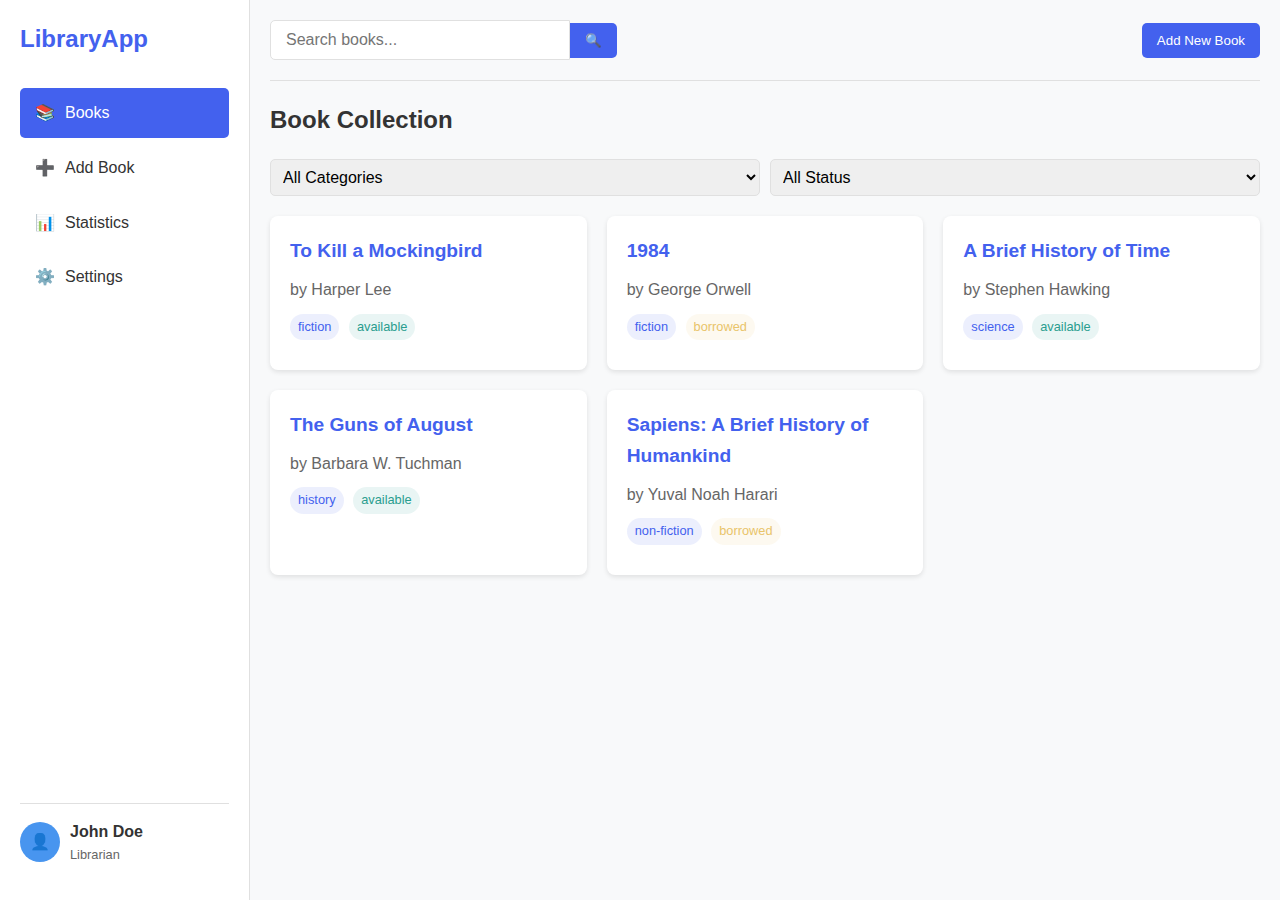
<file: LibMaster_User/index.html>
<!DOCTYPE html>
<html lang="en">
<head>
    <meta charset="UTF-8">
    <meta name="viewport" content="width=device-width, initial-scale=1.0">
    <title>Library Management System</title>
    <link rel="stylesheet" href="style.css">
</head>
<body>
    <div class="container">
        <aside class="sidebar">
            <div class="logo">
                <h1>LibraryApp</h1>
            </div>
            <nav>
                <ul>
                    <li class="active" data-view="books"><span class="icon">📚</span> Books</li>
                    <li data-view="add-book"><span class="icon">➕</span> Add Book</li>
                    <li data-view="stats"><span class="icon">📊</span> Statistics</li>
                    <li data-view="settings"><span class="icon">⚙️</span> Settings</li>
                </ul>
            </nav>
            <div class="user-info">
                <div class="user-avatar">👤</div>
                <div class="user-details">
                    <p class="user-name">John Doe</p>
                    <p class="user-role">Librarian</p>
                </div>
            </div>
        </aside>

        <main>
            <header>
                <div class="search-container">
                    <input type="text" id="search" placeholder="Search books...">
                    <button id="search-btn">🔍</button>
                </div>
                <div class="header-actions">
                    <button id="add-book-btn" class="btn primary">Add New Book</button>
                </div>
            </header>

            <div class="views">
                <!-- Books View -->
                <section id="books" class="view active">
                    <h2>Book Collection</h2>
                    <div class="filters">
                        <select id="category-filter">
                            <option value="">All Categories</option>
                            <option value="fiction">Fiction</option>
                            <option value="non-fiction">Non-Fiction</option>
                            <option value="science">Science</option>
                            <option value="history">History</option>
                        </select>
                        <select id="status-filter">
                            <option value="">All Status</option>
                            <option value="available">Available</option>
                            <option value="borrowed">Borrowed</option>
                        </select>
                    </div>
                    <div class="books-container" id="books-list">
                        <!-- Books will be added here dynamically -->
                    </div>
                </section>

                <!-- Add Book View -->
                <section id="add-book" class="view">
                    <h2>Add New Book</h2>
                    <form id="book-form">
                        <div class="form-group">
                            <label for="title">Title</label>
                            <input type="text" id="title" required>
                        </div>
                        <div class="form-group">
                            <label for="author">Author</label>
                            <input type="text" id="author" required>
                        </div>
                        <div class="form-group">
                            <label for="category">Category</label>
                            <select id="category" required>
                                <option value="fiction">Fiction</option>
                                <option value="non-fiction">Non-Fiction</option>
                                <option value="science">Science</option>
                                <option value="history">History</option>
                            </select>
                        </div>
                        <div class="form-group">
                            <label for="isbn">ISBN</label>
                            <input type="text" id="isbn" required>
                        </div>
                        <div class="form-group">
                            <label for="published-date">Published Date</label>
                            <input type="date" id="published-date" required>
                        </div>
                        <div class="form-group">
                            <label for="description">Description</label>
                            <textarea id="description" rows="4"></textarea>
                        </div>
                        <div class="form-actions">
                            <button type="button" id="cancel-btn" class="btn secondary">Cancel</button>
                            <button type="submit" class="btn primary">Save Book</button>
                        </div>
                    </form>
                </section>

                <!-- Statistics View -->
                <section id="stats" class="view">
                    <h2>Library Statistics</h2>
                    <div class="stats-container">
                        <div class="stat-card">
                            <h3>Total Books</h3>
                            <p id="total-books">0</p>
                        </div>
                        <div class="stat-card">
                            <h3>Available Books</h3>
                            <p id="available-books">0</p>
                        </div>
                        <div class="stat-card">
                            <h3>Borrowed Books</h3>
                            <p id="borrowed-books">0</p>
                        </div>
                        <div class="stat-card">
                            <h3>Categories</h3>
                            <p id="categories-count">0</p>
                        </div>
                    </div>
                    <div class="chart-container">
                        <h3>Books by Category</h3>
                        <div class="chart" id="category-chart">
                            <!-- Simple chart will be rendered here -->
                        </div>
                    </div>
                </section>

                <!-- Settings View -->
                <section id="settings" class="view">
                    <h2>Settings</h2>
                    <div class="settings-container">
                        <div class="setting-group">
                            <h3>User Profile</h3>
                            <div class="form-group">
                                <label for="user-name">Name</label>
                                <input type="text" id="user-name" value="John Doe">
                            </div>
                            <div class="form-group">
                                <label for="user-email">Email</label>
                                <input type="email" id="user-email" value="john@example.com">
                            </div>
                            <div class="form-group">
                                <label for="user-role">Role</label>
                                <select id="user-role">
                                    <option value="librarian">Librarian</option>
                                    <option value="admin">Admin</option>
                                </select>
                            </div>
                            <button class="btn primary">Save Profile</button>
                        </div>
                        <div class="setting-group">
                            <h3>Appearance</h3>
                            <div class="form-group">
                                <label for="theme">Theme</label>
                                <select id="theme">
                                    <option value="light">Light</option>
                                    <option value="dark">Dark</option>
                                </select>
                            </div>
                            <button class="btn primary">Save Appearance</button>
                        </div>
                    </div>
                </section>
            </div>
        </main>
    </div>

    <!-- Book Details Modal -->
    <div id="book-modal" class="modal">
        <div class="modal-content">
            <span class="close">&times;</span>
            <h2 id="modal-title"></h2>
            <div class="book-details">
                <p><strong>Author:</strong> <span id="modal-author"></span></p>
                <p><strong>Category:</strong> <span id="modal-category"></span></p>
                <p><strong>ISBN:</strong> <span id="modal-isbn"></span></p>
                <p><strong>Published:</strong> <span id="modal-published"></span></p>
                <p><strong>Status:</strong> <span id="modal-status"></span></p>
                <p><strong>Description:</strong></p>
                <p id="modal-description"></p>
            </div>
            <div class="modal-actions">
                <button id="edit-book-btn" class="btn secondary">Edit</button>
                <button id="delete-book-btn" class="btn danger">Delete</button>
                <button id="toggle-status-btn" class="btn primary">Mark as Borrowed</button>
            </div>
        </div>
    </div>

    <script src="script.js"></script>
</body>
</html>
</file>
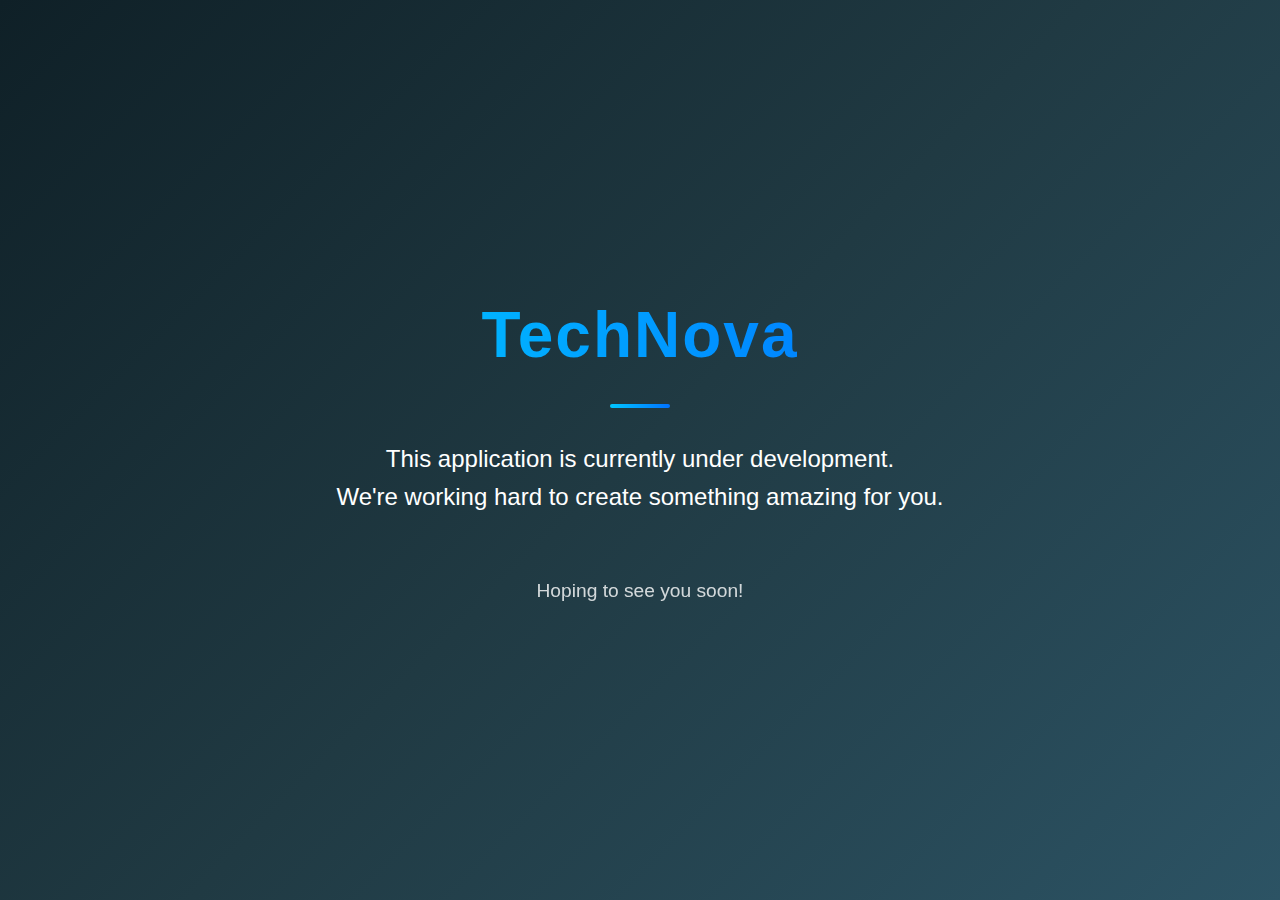
<file: Notify/index.html>
<!DOCTYPE html>
<html lang="en">
<head>
    <meta charset="UTF-8">
    <meta name="viewport" content="width=device-width, initial-scale=1.0">
    <title>TechNova - Coming Soon</title>
    <style>
        * {
            margin: 0;
            padding: 0;
            box-sizing: border-box;
            font-family: 'Segoe UI', Tahoma, Geneva, Verdana, sans-serif;
        }
        
        body {
            background: linear-gradient(135deg, #0f2027, #203a43, #2c5364);
            color: white;
            height: 100vh;
            display: flex;
            justify-content: center;
            align-items: center;
            overflow: hidden;
        }
        
        .container {
            text-align: center;
            padding: 2rem;
            max-width: 800px;
            animation: fadeIn 1.5s ease-in-out;
        }
        
        .logo {
            font-size: 4rem;
            font-weight: 700;
            margin-bottom: 1rem;
            background: linear-gradient(to right, #00c6ff, #0072ff);
            -webkit-background-clip: text;
            background-clip: text;
            color: transparent;
            letter-spacing: 2px;
        }
        
        .message {
            font-size: 1.5rem;
            margin-bottom: 2rem;
            line-height: 1.6;
        }
        
        .coming-soon {
            font-size: 1.2rem;
            opacity: 0.8;
            margin-top: 2rem;
        }
        
        .divider {
            width: 60px;
            height: 4px;
            background: linear-gradient(to right, #00c6ff, #0072ff);
            margin: 2rem auto;
            border-radius: 2px;
        }
        
        .pulse {
            display: inline-block;
            animation: pulse 2s infinite;
        }
        
        @keyframes fadeIn {
            from { opacity: 0; transform: translateY(20px); }
            to { opacity: 1; transform: translateY(0); }
        }
        
        @keyframes pulse {
            0% { transform: scale(1); }
            50% { transform: scale(1.05); }
            100% { transform: scale(1); }
        }
        
        @media (max-width: 768px) {
            .logo {
                font-size: 3rem;
            }
            
            .message {
                font-size: 1.2rem;
            }
        }
    </style>
</head>
<body>
    <div class="container">
        <h1 class="logo">TechNova</h1>
        <div class="divider"></div>
        <p class="message">
            This application is currently under development.
            <br>
            We're working hard to create something amazing for you.
        </p>
        <div class="pulse">
            <p class="coming-soon">Hoping to see you soon!</p>
        </div>
    </div>
</body>
</html>
</file>
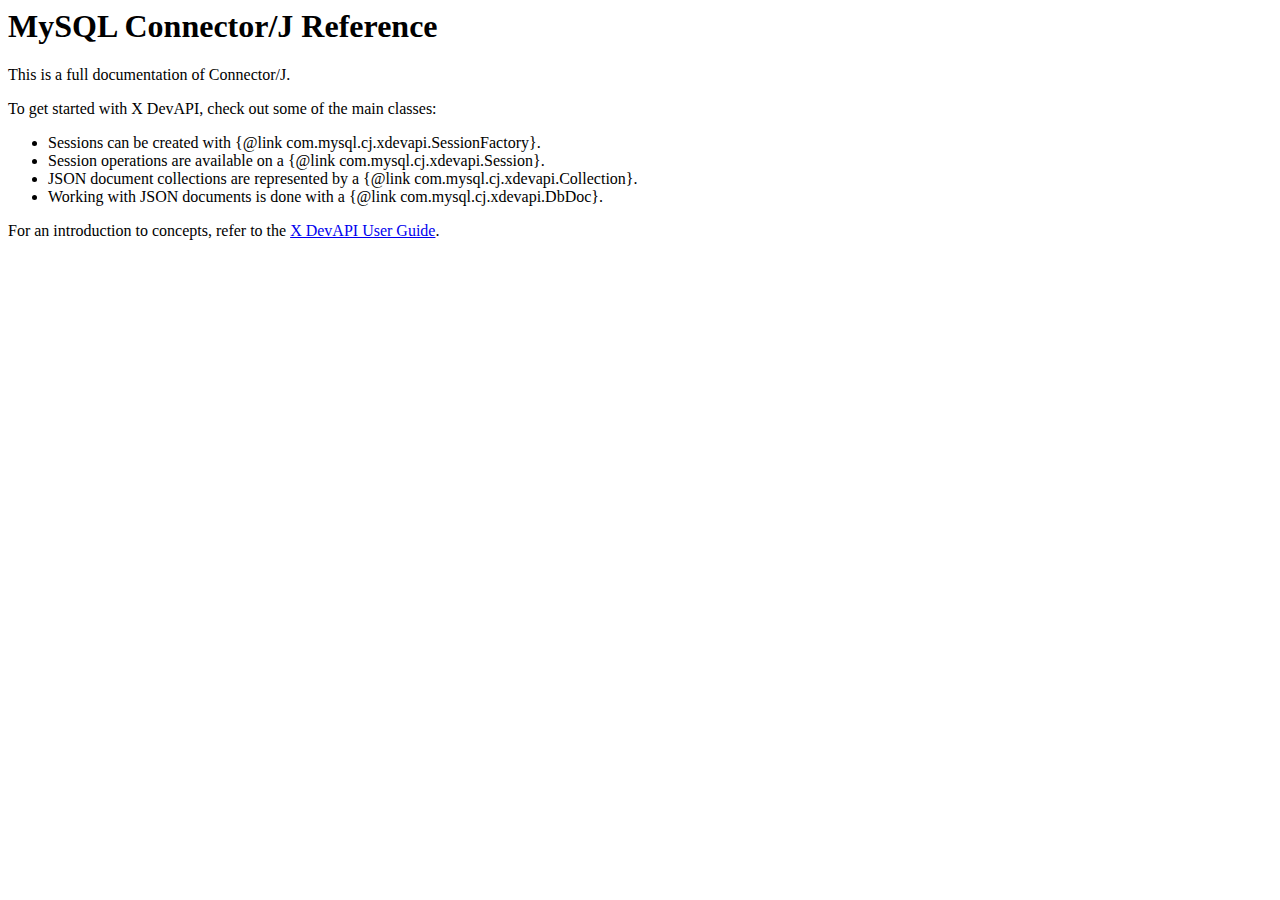
<file: library/mysql-connector-j-9.2.0/src/main/doc/connector-j-overview.html>
<body>
  <h1>MySQL Connector/J Reference</h1>

  <p>This is a full documentation of Connector/J.</p>

  <p>To get started with X DevAPI, check out some of the main classes:</p>

  <ul>
    <li>Sessions can be created with {@link com.mysql.cj.xdevapi.SessionFactory}.</li>
    <li>Session operations are available on a {@link com.mysql.cj.xdevapi.Session}.</li>
    <li>JSON document collections are represented by a {@link com.mysql.cj.xdevapi.Collection}.</li>
    <li>Working with JSON documents is done with a {@link com.mysql.cj.xdevapi.DbDoc}.</li>
  </ul>

  <p>For an introduction to concepts, refer to the <a href="http://dev.mysql.com/doc/x-devapi-userguide/en/index.html" target="_blank">X DevAPI User
      Guide</a>.</p>
</body>
</file>
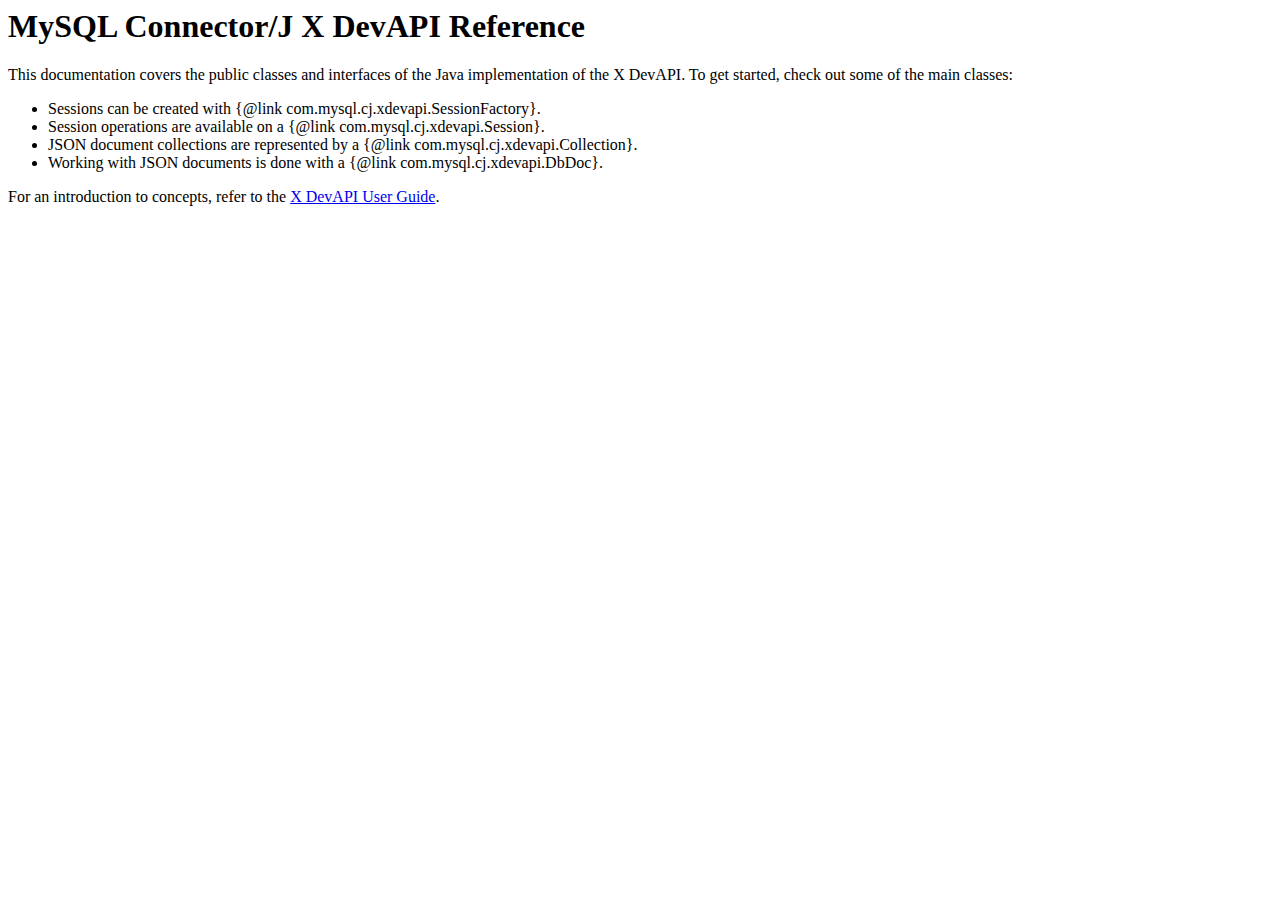
<file: library/mysql-connector-j-9.2.0/src/main/doc/mysqlx-overview.html>
<body>
  <h1>MySQL Connector/J X DevAPI Reference</h1>

  <p>This documentation covers the public classes and interfaces of the Java implementation of the X DevAPI. To get started, check out some of the main
      classes:</p>

  <ul>
    <li>Sessions can be created with {@link com.mysql.cj.xdevapi.SessionFactory}.</li>
    <li>Session operations are available on a {@link com.mysql.cj.xdevapi.Session}.</li>
    <li>JSON document collections are represented by a {@link com.mysql.cj.xdevapi.Collection}.</li>
    <li>Working with JSON documents is done with a {@link com.mysql.cj.xdevapi.DbDoc}.</li>
  </ul>

  <p>For an introduction to concepts, refer to the <a href="http://dev.mysql.com/doc/x-devapi-userguide/en/index.html" target="_blank">X DevAPI User
      Guide</a>.</p>
</body>
</file>
<file: LibMaster_User/style.css>
/* Reset and Base Styles */
* {
    margin: 0;
    padding: 0;
    box-sizing: border-box;
    font-family: 'Segoe UI', Tahoma, Geneva, Verdana, sans-serif;
}

:root {
    --primary-color: #4361ee;
    --secondary-color: #3f37c9;
    --accent-color: #4895ef;
    --text-color: #333;
    --text-light: #666;
    --bg-color: #f8f9fa;
    --sidebar-bg: #fff;
    --card-bg: #fff;
    --border-color: #e0e0e0;
    --danger-color: #e63946;
    --success-color: #2a9d8f;
    --warning-color: #e9c46a;
}

body {
    background-color: var(--bg-color);
    color: var(--text-color);
    line-height: 1.6;
}

.container {
    display: flex;
    min-height: 100vh;
}

/* Sidebar Styles */
.sidebar {
    width: 250px;
    background-color: var(--sidebar-bg);
    border-right: 1px solid var(--border-color);
    padding: 20px;
    display: flex;
    flex-direction: column;
    position: fixed;
    height: 100vh;
}

.logo h1 {
    font-size: 1.5rem;
    color: var(--primary-color);
    margin-bottom: 30px;
}

nav ul {
    list-style: none;
}

nav ul li {
    padding: 12px 15px;
    margin-bottom: 5px;
    border-radius: 5px;
    cursor: pointer;
    display: flex;
    align-items: center;
    transition: background-color 0.3s;
}

nav ul li:hover {
    background-color: rgba(67, 97, 238, 0.1);
}

nav ul li.active {
    background-color: var(--primary-color);
    color: white;
}

.icon {
    margin-right: 10px;
}

.user-info {
    margin-top: auto;
    padding: 15px 0;
    border-top: 1px solid var(--border-color);
    display: flex;
    align-items: center;
}

.user-avatar {
    width: 40px;
    height: 40px;
    background-color: var(--accent-color);
    border-radius: 50%;
    display: flex;
    align-items: center;
    justify-content: center;
    margin-right: 10px;
    color: white;
}

.user-name {
    font-weight: bold;
}

.user-role {
    font-size: 0.8rem;
    color: var(--text-light);
}

/* Main Content Styles */
main {
    flex: 1;
    margin-left: 250px;
    padding: 20px;
}

header {
    display: flex;
    justify-content: space-between;
    align-items: center;
    margin-bottom: 20px;
    padding-bottom: 20px;
    border-bottom: 1px solid var(--border-color);
}

.search-container {
    display: flex;
    align-items: center;
}

#search {
    padding: 10px 15px;
    border: 1px solid var(--border-color);
    border-radius: 5px 0 0 5px;
    width: 300px;
}

#search-btn {
    padding: 10px 15px;
    background-color: var(--primary-color);
    color: white;
    border: none;
    border-radius: 0 5px 5px 0;
    cursor: pointer;
}

.btn {
    padding: 10px 15px;
    border: none;
    border-radius: 5px;
    cursor: pointer;
    font-weight: 500;
    transition: background-color 0.3s;
}

.primary {
    background-color: var(--primary-color);
    color: white;
}

.primary:hover {
    background-color: var(--secondary-color);
}

.secondary {
    background-color: #e9ecef;
    color: var(--text-color);
}

.secondary:hover {
    background-color: #dee2e6;
}

.danger {
    background-color: var(--danger-color);
    color: white;
}

.danger:hover {
    background-color: #c1121f;
}

/* View Styles */
.view {
    display: none;
}

.view.active {
    display: block;
}

h2 {
    margin-bottom: 20px;
    color: var(--text-color);
}

.filters {
    display: flex;
    gap: 10px;
    margin-bottom: 20px;
}

.filters select {
    padding: 8px;
    border: 1px solid var(--border-color);
    border-radius: 5px;
}

/* Books List Styles */
.books-container {
    display: grid;
    grid-template-columns: repeat(auto-fill, minmax(300px, 1fr));
    gap: 20px;
}

.book-card {
    background-color: var(--card-bg);
    border-radius: 8px;
    padding: 20px;
    box-shadow: 0 2px 5px rgba(0, 0, 0, 0.1);
    transition: transform 0.3s, box-shadow 0.3s;
    cursor: pointer;
}

.book-card:hover {
    transform: translateY(-5px);
    box-shadow: 0 5px 15px rgba(0, 0, 0, 0.1);
}

.book-title {
    font-size: 1.2rem;
    margin-bottom: 10px;
    color: var(--primary-color);
}

.book-author {
    color: var(--text-light);
    margin-bottom: 10px;
}

.book-category {
    display: inline-block;
    padding: 3px 8px;
    background-color: rgba(67, 97, 238, 0.1);
    color: var(--primary-color);
    border-radius: 15px;
    font-size: 0.8rem;
    margin-bottom: 10px;
}

.book-status {
    display: inline-block;
    padding: 3px 8px;
    border-radius: 15px;
    font-size: 0.8rem;
    margin-left: 5px;
}

.status-available {
    background-color: rgba(42, 157, 143, 0.1);
    color: var(--success-color);
}

.status-borrowed {
    background-color: rgba(233, 196, 106, 0.1);
    color: var(--warning-color);
}

/* Form Styles */
.form-group {
    margin-bottom: 20px;
}

label {
    display: block;
    margin-bottom: 5px;
    font-weight: 500;
}

input, select, textarea {
    width: 100%;
    padding: 10px;
    border: 1px solid var(--border-color);
    border-radius: 5px;
    font-size: 1rem;
}

textarea {
    resize: vertical;
}

.form-actions {
    display: flex;
    justify-content: flex-end;
    gap: 10px;
    margin-top: 20px;
}

/* Statistics Styles */
.stats-container {
    display: grid;
    grid-template-columns: repeat(auto-fill, minmax(200px, 1fr));
    gap: 20px;
    margin-bottom: 30px;
}

.stat-card {
    background-color: var(--card-bg);
    border-radius: 8px;
    padding: 20px;
    box-shadow: 0 2px 5px rgba(0, 0, 0, 0.1);
    text-align: center;
}

.stat-card h3 {
    font-size: 1rem;
    color: var(--text-light);
    margin-bottom: 10px;
}

.stat-card p {
    font-size: 2rem;
    font-weight: bold;
    color: var(--primary-color);
}

.chart-container {
    background-color: var(--card-bg);
    border-radius: 8px;
    padding: 20px;
    box-shadow: 0 2px 5px rgba(0, 0, 0, 0.1);
}

.chart {
    height: 300px;
    display: flex;
    align-items: flex-end;
    justify-content: space-around;
    padding-top: 20px;
}

.chart-bar {
    width: 60px;
    background-color: var(--primary-color);
    border-radius: 5px 5px 0 0;
    position: relative;
    transition: height 0.5s;
}

.chart-bar-label {
    position: absolute;
    bottom: -25px;
    left: 0;
    right: 0;
    text-align: center;
    font-size: 0.8rem;
}

.chart-bar-value {
    position: absolute;
    top: -25px;
    left: 0;
    right: 0;
    text-align: center;
    font-size: 0.8rem;
    font-weight: bold;
}

/* Settings Styles */
.settings-container {
    display: grid;
    grid-template-columns: repeat(auto-fill, minmax(400px, 1fr));
    gap: 20px;
}

.setting-group {
    background-color: var(--card-bg);
    border-radius: 8px;
    padding: 20px;
    box-shadow: 0 2px 5px rgba(0, 0, 0, 0.1);
}

.setting-group h3 {
    margin-bottom: 20px;
    padding-bottom: 10px;
    border-bottom: 1px solid var(--border-color);
}

/* Modal Styles */
.modal {
    display: none;
    position: fixed;
    z-index: 1000;
    left: 0;
    top: 0;
    width: 100%;
    height: 100%;
    background-color: rgba(0, 0, 0, 0.5);
}

.modal-content {
    background-color: var(--card-bg);
    margin: 10% auto;
    padding: 30px;
    border-radius: 8px;
    width: 60%;
    max-width: 700px;
    box-shadow: 0 5px 15px rgba(0, 0, 0, 0.3);
    position: relative;
}

.close {
    position: absolute;
    top: 15px;
    right: 20px;
    font-size: 1.5rem;
    cursor: pointer;
}

.book-details {
    margin: 20px 0;
}

.book-details p {
    margin-bottom: 10px;
}

.modal-actions {
    display: flex;
    justify-content: flex-end;
    gap: 10px;
    margin-top: 20px;
}

/* Responsive Styles */
@media (max-width: 768px) {
    .container {
        flex-direction: column;
    }

    .sidebar {
        width: 100%;
        height: auto;
        position: relative;
        border-right: none;
        border-bottom: 1px solid var(--border-color);
        padding: 10px;
    }

    main {
        margin-left: 0;
    }

    header {
        flex-direction: column;
        align-items: stretch;
    }

    .search-container {
        margin-bottom: 10px;
    }

    #search {
        width: 100%;
    }

    .modal-content {
        width: 90%;
    }

    .settings-container {
        grid-template-columns: 1fr;
    }
}
</file>
